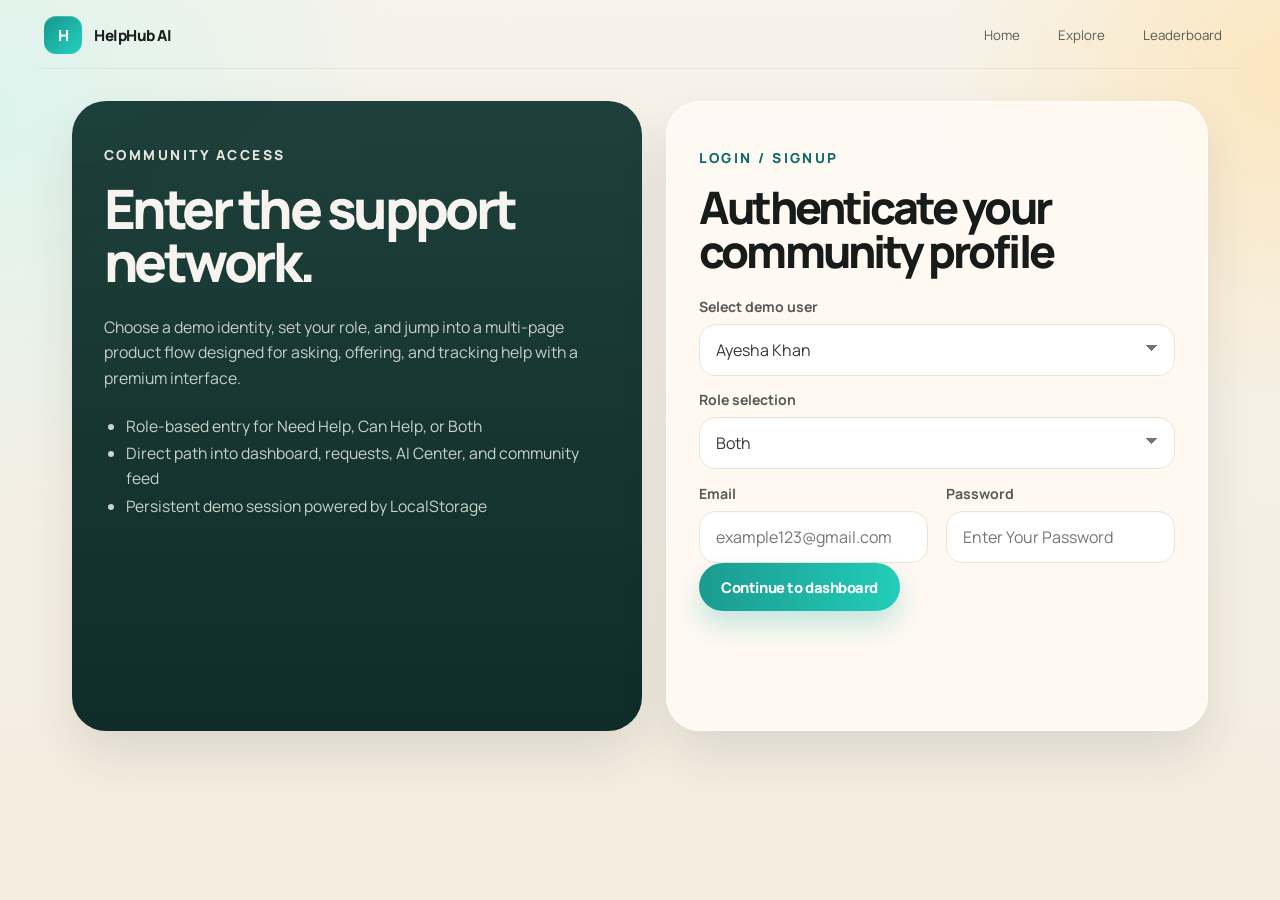
<file: index.html>
<!DOCTYPE html>
<html lang="en">
<head>
  <meta charset="UTF-8">
  <meta name="viewport" content="width=device-width, initial-scale=1.0">
  <title>HelpHub AI | Community Access</title>
  <link rel="stylesheet" href="style.css">
</head>
<body class="auth-page">
  <div class="page-shell">
    <header class="site-header">
      <a class="brand" href="index.html" aria-label="HelpHub AI home">
        <span class="brand-mark">H</span>
        <span class="brand-name">HelpHub AI</span>
      </a>

      <button class="menu-toggle" type="button" aria-label="Toggle navigation" aria-expanded="false">
        <span></span>
        <span></span>
        <span></span>
      </button>

      <nav class="site-nav">
        <a href="home.html">Home</a>
        <a href="explore.html">Explore</a>
        <a href="leaderboard.html">Leaderboard</a>
      </nav>
    </header>

    <main class="hero-grid">
      <section class="info-panel">
        <p class="eyebrow light">Community Access</p>
        <h1>Enter the support network.</h1>
        <p class="lead">
          Choose a demo identity, set your role, and jump into a multi-page product flow
          designed for asking, offering, and tracking help with a premium interface.
        </p>

        <ul class="feature-list">
          <li>Role-based entry for Need Help, Can Help, or Both</li>
          <li>Direct path into dashboard, requests, AI Center, and community feed</li>
          <li>Persistent demo session powered by LocalStorage</li>
        </ul>
      </section>

      <section class="auth-card">
        <p class="eyebrow dark">Login / Signup</p>
        <h2>Authenticate your community profile</h2>

        <form class="auth-form" id="authForm">
          <label class="field">
            <span>Select demo user</span>
            <select id="demoUser" name="demoUser">
              <option value="Ayesha Khan">Ayesha Khan</option>
              <option value="Ali Raza">Ali Raza</option>
              <option value="Maham Noor">Maham Noor</option>
            </select>
          </label>

          <label class="field">
            <span>Role selection</span>
            <select id="role" name="role">
              <option value="Both">Both</option>
              <option value="Need Help">Need Help</option>
              <option value="Can Help">Can Help</option>
            </select>
          </label>

          <div class="split-fields">
            <label class="field">
              <span>Email</span>
              <input id="email" name="email" type="email" placeholder="example123@gmail.com" autocomplete="email">
            </label>

            <label class="field">
              <span>Password</span>
              <input id="password" name="password" type="password" placeholder="Enter Your Password" autocomplete="current-password">
            </label>
          </div>

          <button class="primary-btn" type="submit">Continue to dashboard</button>
        </form>
      </section>
    </main>
  </div>

  <script src="index.js"></script>
</body>
</html>
</file>
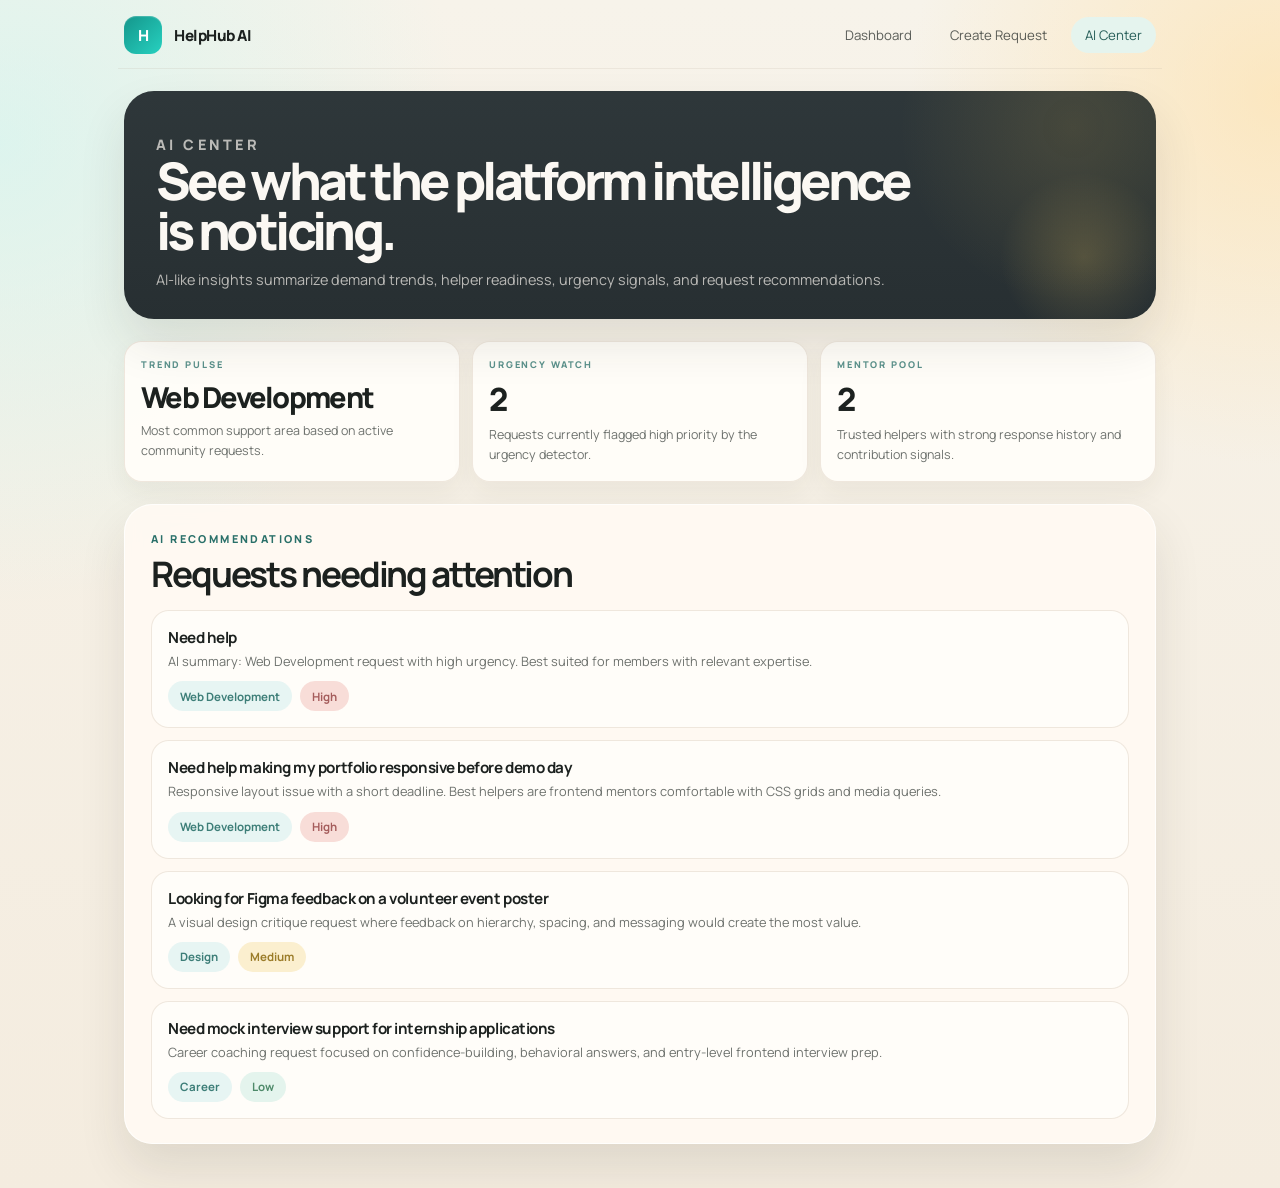
<file: ai-center.html>
<!DOCTYPE html>
<html lang="en">
<head>
  <meta charset="UTF-8">
  <meta name="viewport" content="width=device-width, initial-scale=1.0">
  <title>HelpHub AI | AI Center</title>
  <link rel="stylesheet" href="style.css">
</head>
<body>
  <div class="page-shell">
    <header class="site-header">
      <a class="brand" href="home.html">
        <span class="brand-mark">H</span>
        <span class="brand-name">HelpHub AI</span>
      </a>
      <button class="menu-toggle" type="button" aria-label="Toggle navigation" aria-expanded="false">
        <span></span>
        <span></span>
        <span></span>
      </button>
      <nav class="site-nav">
        <a href="home.html">Dashboard</a>
        <a href="create-request.html">Create Request</a>
        <a href="ai-center.html" class="is-active">AI Center</a>
      </nav>
    </header>

    <main class="app-main">
      <section class="hero-banner">
        <p class="hero-eyebrow">AI Center</p>
        <h1>See what the platform intelligence is noticing.</h1>
        <p>AI-like insights summarize demand trends, helper readiness, urgency signals, and request recommendations.</p>
      </section>

      <section class="metrics-row">
        <article class="stat-card">
          <p class="stat-label">Trend pulse</p>
          <p class="stat-value" style="font-size:1.8rem;">Web Development</p>
          <p class="stat-note">Most common support area based on active community requests.</p>
        </article>
        <article class="stat-card">
          <p class="stat-label">Urgency watch</p>
          <p class="stat-value">2</p>
          <p class="stat-note">Requests currently flagged high priority by the urgency detector.</p>
        </article>
        <article class="stat-card">
          <p class="stat-label">Mentor pool</p>
          <p class="stat-value">2</p>
          <p class="stat-note">Trusted helpers with strong response history and contribution signals.</p>
        </article>
      </section>

      <section class="surface-card section-card">
        <p class="section-eyebrow">AI recommendations</p>
        <h2 class="section-title">Requests needing attention</h2>
        <div class="recommendation-list" style="margin-top: 18px;">
          <article class="recommendation-item">
            <h3>Need help</h3>
            <p>AI summary: Web Development request with high urgency. Best suited for members with relevant expertise.</p>
            <div class="pill-group" style="margin-top: 10px;">
              <span class="badge teal">Web Development</span>
              <span class="badge rose">High</span>
            </div>
          </article>
          <article class="recommendation-item">
            <h3>Need help making my portfolio responsive before demo day</h3>
            <p>Responsive layout issue with a short deadline. Best helpers are frontend mentors comfortable with CSS grids and media queries.</p>
            <div class="pill-group" style="margin-top: 10px;">
              <span class="badge teal">Web Development</span>
              <span class="badge rose">High</span>
            </div>
          </article>
          <article class="recommendation-item">
            <h3>Looking for Figma feedback on a volunteer event poster</h3>
            <p>A visual design critique request where feedback on hierarchy, spacing, and messaging would create the most value.</p>
            <div class="pill-group" style="margin-top: 10px;">
              <span class="badge teal">Design</span>
              <span class="badge amber">Medium</span>
            </div>
          </article>
          <article class="recommendation-item">
            <h3>Need mock interview support for internship applications</h3>
            <p>Career coaching request focused on confidence-building, behavioral answers, and entry-level frontend interview prep.</p>
            <div class="pill-group" style="margin-top: 10px;">
              <span class="badge teal">Career</span>
              <span class="badge green">Low</span>
            </div>
          </article>
        </div>
      </section>
    </main>
  </div>

  <script src="index.js"></script>
</body>
</html>
</file>
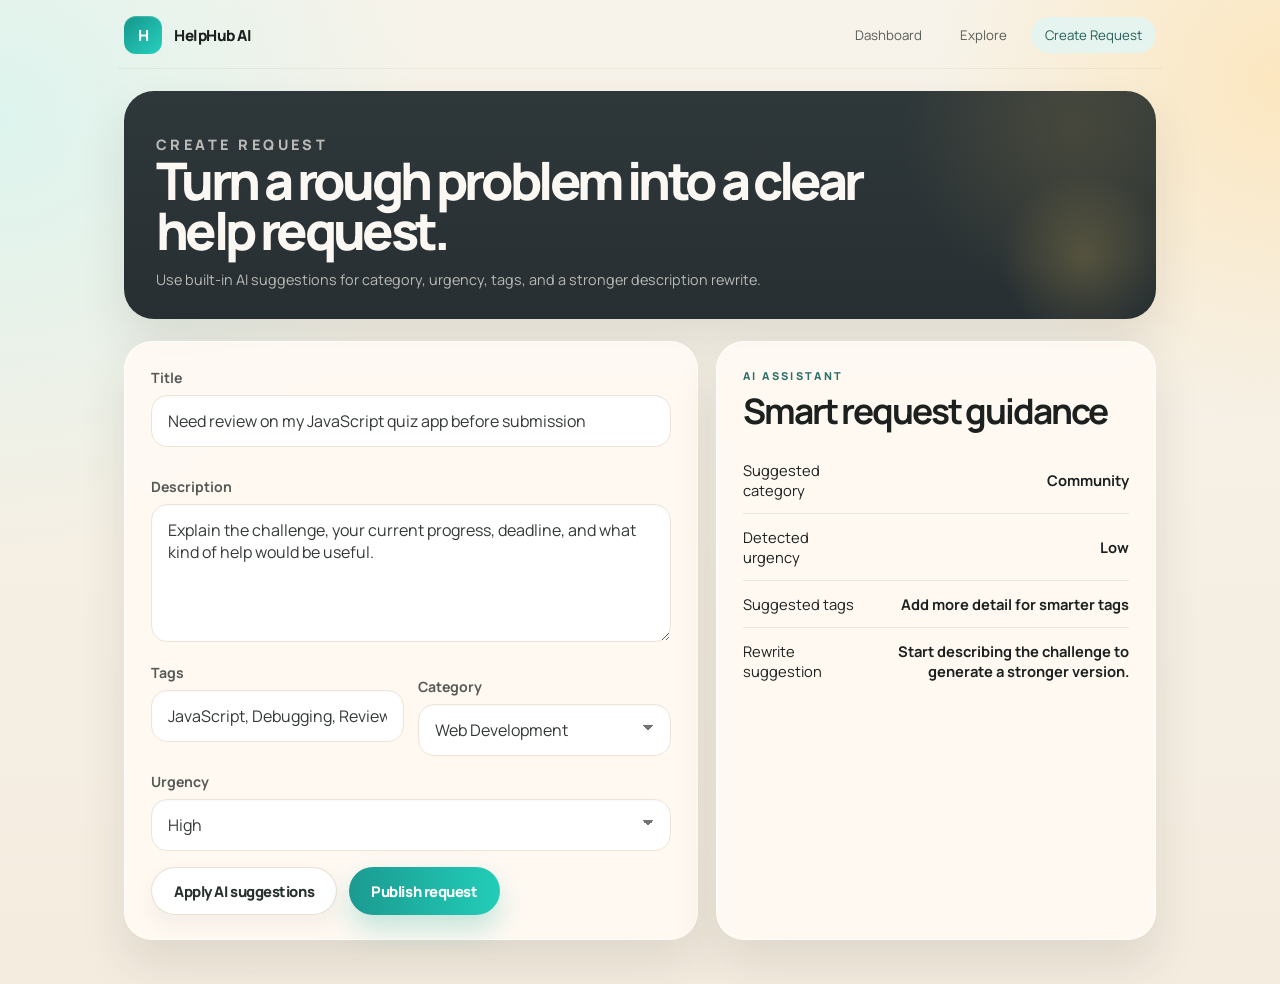
<file: create-request.html>
<!DOCTYPE html>
<html lang="en">
<head>
  <meta charset="UTF-8">
  <meta name="viewport" content="width=device-width, initial-scale=1.0">
  <title>HelpHub AI | Create Request</title>
  <link rel="stylesheet" href="style.css">
</head>
<body>
  <div class="page-shell">
    <header class="site-header">
      <a class="brand" href="home.html">
        <span class="brand-mark">H</span>
        <span class="brand-name">HelpHub AI</span>
      </a>
      <button class="menu-toggle" type="button" aria-label="Toggle navigation" aria-expanded="false">
        <span></span>
        <span></span>
        <span></span>
      </button>
      <nav class="site-nav">
        <a href="home.html">Dashboard</a>
        <a href="explore.html">Explore</a>
        <a href="create-request.html" class="is-active">Create Request</a>
      </nav>
    </header>

    <main class="app-main">
      <section class="hero-banner">
        <p class="hero-eyebrow">Create Request</p>
        <h1>Turn a rough problem into a clear help request.</h1>
        <p>Use built-in AI suggestions for category, urgency, tags, and a stronger description rewrite.</p>
      </section>

      <section class="grid-2">
        <article class="surface-card section-card">
          <form class="stack" data-demo-form>
            <label class="field">
              <span>Title</span>
              <input type="text" value="Need review on my JavaScript quiz app before submission">
            </label>
            <label class="field">
              <span>Description</span>
              <textarea>Explain the challenge, your current progress, deadline, and what kind of help would be useful.</textarea>
            </label>
            <div class="form-grid-2">
              <label class="field">
                <span>Tags</span>
                <input type="text" value="JavaScript, Debugging, Review">
              </label>
              <label class="field">
                <span>Category</span>
                <select>
                  <option>Web Development</option>
                  <option>Design</option>
                  <option>Career</option>
                </select>
              </label>
            </div>
            <label class="field">
              <span>Urgency</span>
              <select>
                <option>High</option>
                <option>Medium</option>
                <option>Low</option>
              </select>
            </label>
            <div class="button-row">
              <button class="secondary-btn" type="button">Apply AI suggestions</button>
              <button class="primary-btn" type="submit">Publish request</button>
            </div>
          </form>
        </article>

        <article class="surface-card section-card">
          <p class="section-eyebrow">AI Assistant</p>
          <h2 class="section-title">Smart request guidance</h2>
          <table class="panel-table" style="margin-top: 18px;">
            <tr>
              <td>Suggested category</td>
              <td>Community</td>
            </tr>
            <tr>
              <td>Detected urgency</td>
              <td>Low</td>
            </tr>
            <tr>
              <td>Suggested tags</td>
              <td>Add more detail for smarter tags</td>
            </tr>
            <tr>
              <td>Rewrite suggestion</td>
              <td>Start describing the challenge to generate a stronger version.</td>
            </tr>
          </table>
        </article>
      </section>
    </main>
  </div>

  <script src="index.js"></script>
</body>
</html>
</file>
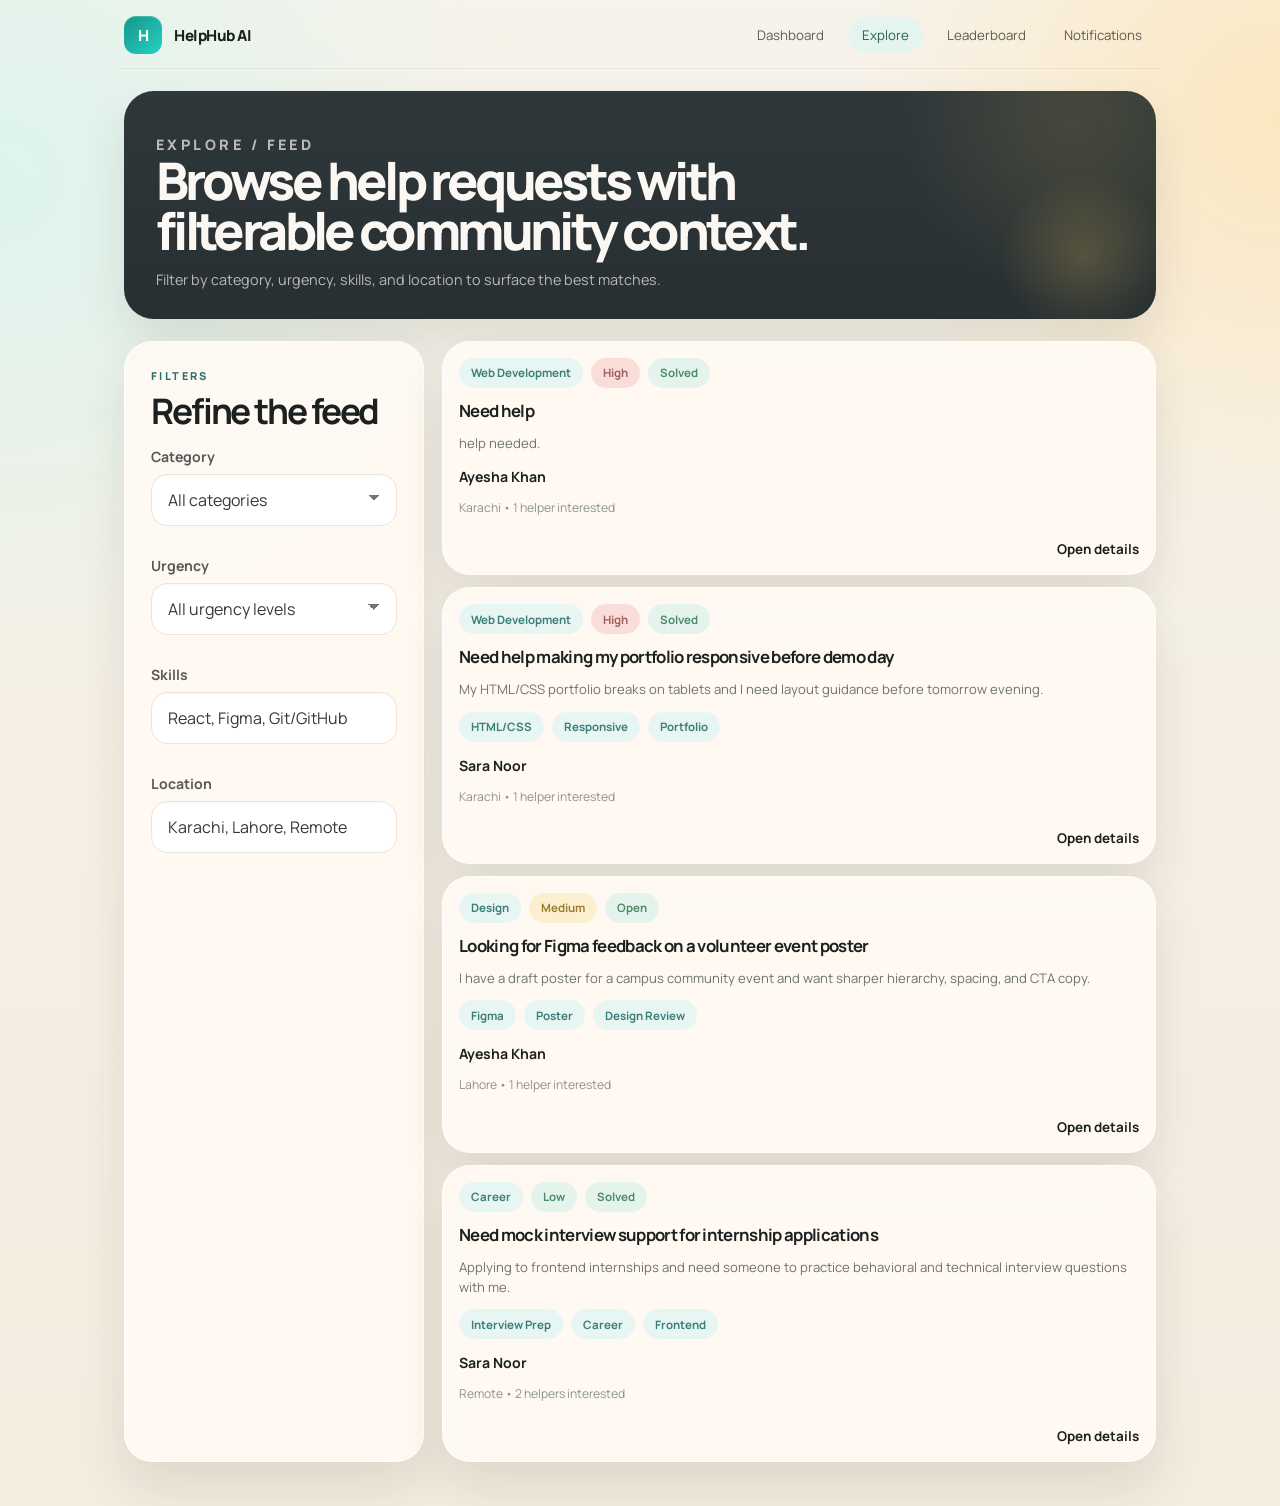
<file: explore.html>
<!DOCTYPE html>
<html lang="en">
<head>
  <meta charset="UTF-8">
  <meta name="viewport" content="width=device-width, initial-scale=1.0">
  <title>HelpHub AI | Explore</title>
  <link rel="stylesheet" href="style.css">
</head>
<body>
  <div class="page-shell">
    <header class="site-header">
      <a class="brand" href="home.html">
        <span class="brand-mark">H</span>
        <span class="brand-name">HelpHub AI</span>
      </a>
      <button class="menu-toggle" type="button" aria-label="Toggle navigation" aria-expanded="false">
        <span></span>
        <span></span>
        <span></span>
      </button>
      <nav class="site-nav">
        <a href="home.html">Dashboard</a>
        <a href="explore.html" class="is-active">Explore</a>
        <a href="leaderboard.html">Leaderboard</a>
        <a href="notifications.html">Notifications</a>
      </nav>
    </header>

    <main class="app-main">
      <section class="hero-banner">
        <p class="hero-eyebrow">Explore / Feed</p>
        <h1>Browse help requests with filterable community context.</h1>
        <p>Filter by category, urgency, skills, and location to surface the best matches.</p>
      </section>

      <section class="explore-grid">
        <aside class="surface-card section-card">
          <p class="section-eyebrow">Filters</p>
          <h2 class="section-title">Refine the feed</h2>
          <form class="stack" style="margin-top: 18px;">
            <label class="field">
              <span>Category</span>
              <select>
                <option>All categories</option>
                <option>Web Development</option>
                <option>Design</option>
                <option>Career</option>
              </select>
            </label>
            <label class="field">
              <span>Urgency</span>
              <select>
                <option>All urgency levels</option>
                <option>High</option>
                <option>Medium</option>
                <option>Low</option>
              </select>
            </label>
            <label class="field">
              <span>Skills</span>
              <input type="text" value="React, Figma, Git/GitHub">
            </label>
            <label class="field">
              <span>Location</span>
              <input type="text" value="Karachi, Lahore, Remote">
            </label>
          </form>
        </aside>

        <div class="feed-list">
          <article class="surface-card request-card">
            <div class="pill-group">
              <span class="badge teal">Web Development</span>
              <span class="badge rose">High</span>
              <span class="badge green">Solved</span>
            </div>
            <h3 class="request-title">Need help</h3>
            <p class="request-copy">help needed.</p>
            <div>
              <strong style="font-size:0.88rem;">Ayesha Khan</strong>
              <p class="meta-line">Karachi • 1 helper interested</p>
            </div>
            <div class="row-between">
              <span></span>
              <a href="request-detail.html" style="font-weight:700; font-size:0.84rem;">Open details</a>
            </div>
          </article>
          <article class="surface-card request-card">
            <div class="pill-group">
              <span class="badge teal">Web Development</span>
              <span class="badge rose">High</span>
              <span class="badge green">Solved</span>
            </div>
            <h3 class="request-title">Need help making my portfolio responsive before demo day</h3>
            <p class="request-copy">My HTML/CSS portfolio breaks on tablets and I need layout guidance before tomorrow evening.</p>
            <div class="pill-group">
              <span class="badge teal">HTML/CSS</span>
              <span class="badge teal">Responsive</span>
              <span class="badge teal">Portfolio</span>
            </div>
            <div>
              <strong style="font-size:0.88rem;">Sara Noor</strong>
              <p class="meta-line">Karachi • 1 helper interested</p>
            </div>
            <div class="row-between">
              <span></span>
              <a href="request-detail.html" style="font-weight:700; font-size:0.84rem;">Open details</a>
            </div>
          </article>
          <article class="surface-card request-card">
            <div class="pill-group">
              <span class="badge teal">Design</span>
              <span class="badge amber">Medium</span>
              <span class="badge green">Open</span>
            </div>
            <h3 class="request-title">Looking for Figma feedback on a volunteer event poster</h3>
            <p class="request-copy">I have a draft poster for a campus community event and want sharper hierarchy, spacing, and CTA copy.</p>
            <div class="pill-group">
              <span class="badge teal">Figma</span>
              <span class="badge teal">Poster</span>
              <span class="badge teal">Design Review</span>
            </div>
            <div>
              <strong style="font-size:0.88rem;">Ayesha Khan</strong>
              <p class="meta-line">Lahore • 1 helper interested</p>
            </div>
            <div class="row-between">
              <span></span>
              <a href="request-detail.html" style="font-weight:700; font-size:0.84rem;">Open details</a>
            </div>
          </article>
          <article class="surface-card request-card">
            <div class="pill-group">
              <span class="badge teal">Career</span>
              <span class="badge green">Low</span>
              <span class="badge green">Solved</span>
            </div>
            <h3 class="request-title">Need mock interview support for internship applications</h3>
            <p class="request-copy">Applying to frontend internships and need someone to practice behavioral and technical interview questions with me.</p>
            <div class="pill-group">
              <span class="badge teal">Interview Prep</span>
              <span class="badge teal">Career</span>
              <span class="badge teal">Frontend</span>
            </div>
            <div>
              <strong style="font-size:0.88rem;">Sara Noor</strong>
              <p class="meta-line">Remote • 2 helpers interested</p>
            </div>
            <div class="row-between">
              <span></span>
              <a href="request-detail.html" style="font-weight:700; font-size:0.84rem;">Open details</a>
            </div>
          </article>
        </div>
      </section>
    </main>
  </div>

  <script src="index.js"></script>
</body>
</html>
</file>
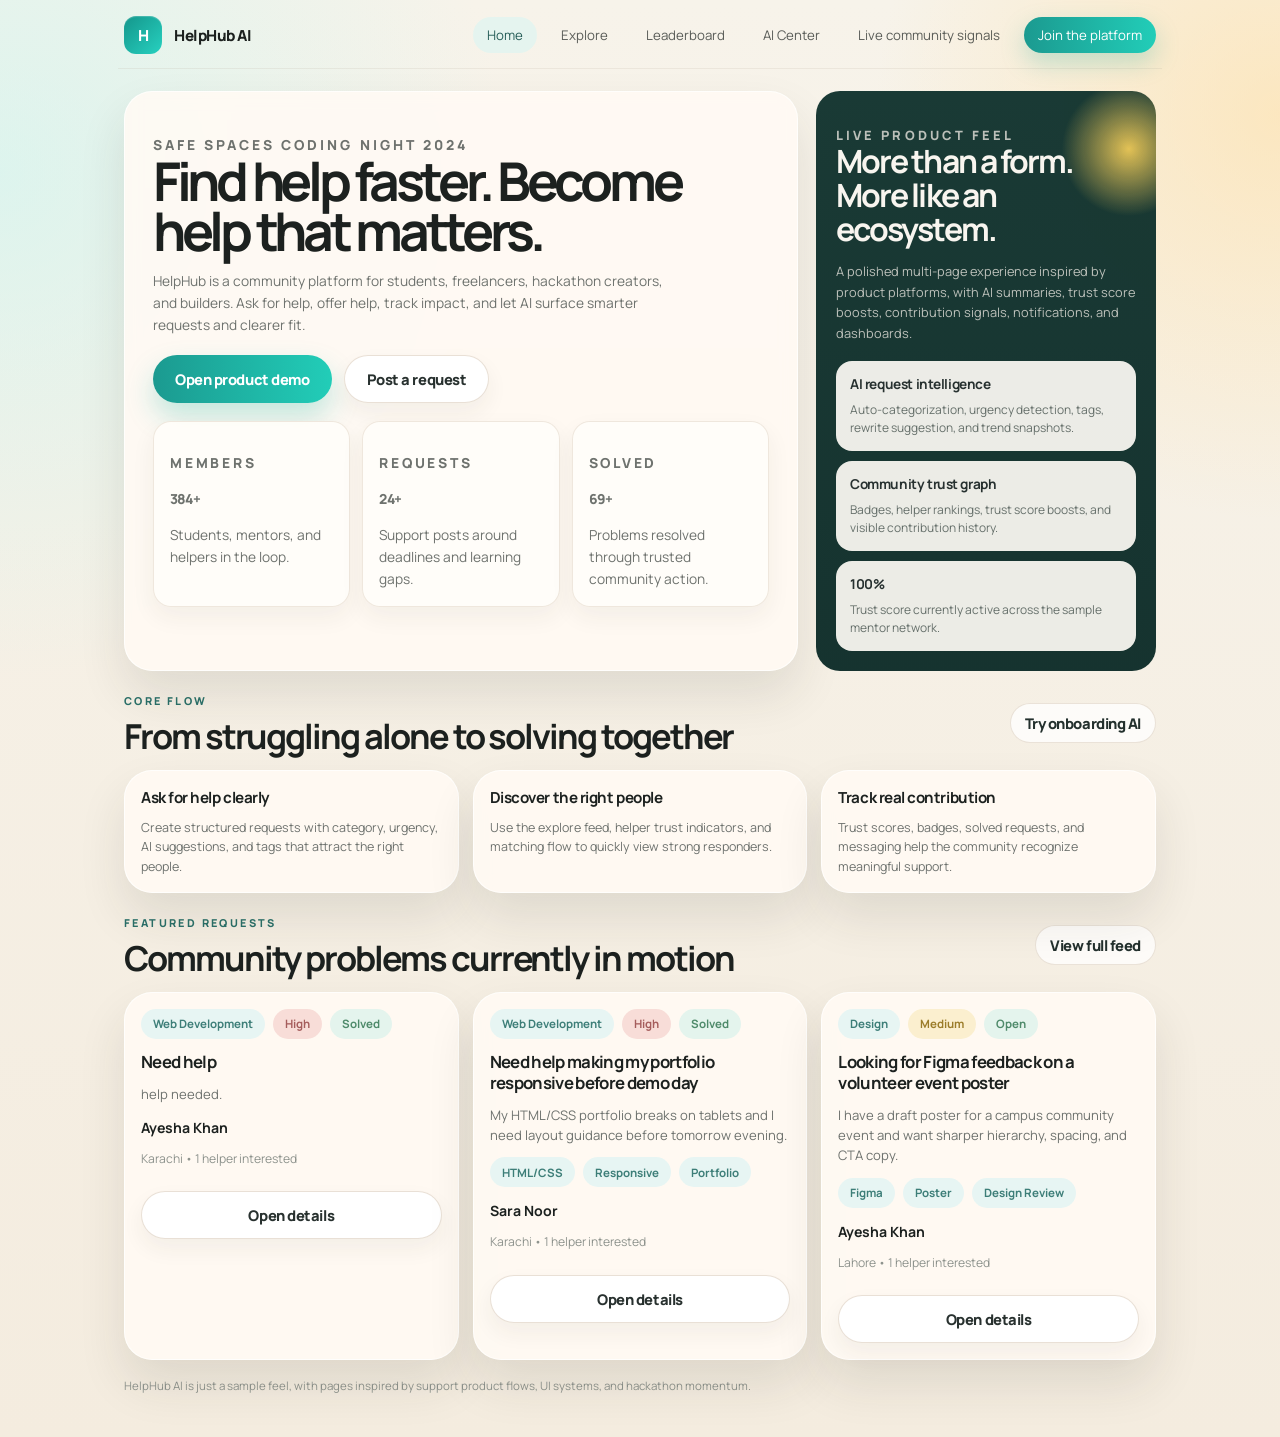
<file: home.html>
<!DOCTYPE html>
<html lang="en">
<head>
  <meta charset="UTF-8">
  <meta name="viewport" content="width=device-width, initial-scale=1.0">
  <title>HelpHub AI | Dashboard</title>
  <link rel="stylesheet" href="style.css">
</head>
<body>
  <div class="page-shell">
    <header class="site-header">
      <a class="brand" href="home.html" aria-label="HelpHub AI dashboard">
        <span class="brand-mark">H</span>
        <span class="brand-name">HelpHub AI</span>
      </a>
      <button class="menu-toggle" type="button" aria-label="Toggle navigation" aria-expanded="false">
        <span></span>
        <span></span>
        <span></span>
      </button>
      <nav class="site-nav">
        <a href="home.html" class="is-active">Home</a>
        <a href="explore.html">Explore</a>
        <a href="leaderboard.html">Leaderboard</a>
        <a href="ai-center.html">AI Center</a>
        <a href="messages.html">Live community signals</a>
        <a href="index.html" class="cta-link">Join the platform</a>
      </nav>
    </header>

    <main class="app-main">
      <section class="hero-split">
        <article class="surface-card hero-copy-card">
          <p class="section-eyebrow">Safe spaces coding night 2024</p>
          <h1>Find help faster. Become help that matters.</h1>
          <p>
            HelpHub is a community platform for students, freelancers, hackathon
            creators, and builders. Ask for help, offer help, track impact, and let
            AI surface smarter requests and clearer fit.
          </p>
          <div class="button-row" style="margin-top: 18px;">
            <a class="primary-btn" href="index.html">Open product demo</a>
            <a class="secondary-btn" href="create-request.html">Post a request</a>
          </div>

          <div class="metrics-row" style="margin-top: 18px;">
            <article class="stat-card">
              <p class="stat-label">Members</p>
              <p class="stat-value">384+</p>
              <p class="stat-note">Students, mentors, and helpers in the loop.</p>
            </article>
            <article class="stat-card">
              <p class="stat-label">Requests</p>
              <p class="stat-value">24+</p>
              <p class="stat-note">Support posts around deadlines and learning gaps.</p>
            </article>
            <article class="stat-card">
              <p class="stat-label">Solved</p>
              <p class="stat-value">69+</p>
              <p class="stat-note">Problems resolved through trusted community action.</p>
            </article>
          </div>
        </article>

        <aside class="highlight-panel">
          <p class="hero-eyebrow">Live product feel</p>
          <h2>More than a form. More like an ecosystem.</h2>
          <p>
            A polished multi-page experience inspired by product platforms, with AI summaries,
            trust score boosts, contribution signals, notifications, and dashboards.
          </p>
          <div class="highlight-stack">
            <article class="dark-info-card">
              <h3>AI request intelligence</h3>
              <p>Auto-categorization, urgency detection, tags, rewrite suggestion, and trend snapshots.</p>
            </article>
            <article class="dark-info-card">
              <h3>Community trust graph</h3>
              <p>Badges, helper rankings, trust score boosts, and visible contribution history.</p>
            </article>
            <article class="dark-info-card">
              <h3>100%</h3>
              <p>Trust score currently active across the sample mentor network.</p>
            </article>
          </div>
        </aside>
      </section>

      <section class="stack">
        <div class="row-between">
          <div>
            <p class="section-eyebrow">Core flow</p>
            <h2 class="section-title" style="font-size:2.15rem;">From struggling alone to solving together</h2>
          </div>
          <a class="ghost-btn" href="ai-center.html">Try onboarding AI</a>
        </div>
        <div class="core-grid">
          <article class="surface-card tile">
            <h3>Ask for help clearly</h3>
            <p>Create structured requests with category, urgency, AI suggestions, and tags that attract the right people.</p>
          </article>
          <article class="surface-card tile">
            <h3>Discover the right people</h3>
            <p>Use the explore feed, helper trust indicators, and matching flow to quickly view strong responders.</p>
          </article>
          <article class="surface-card tile">
            <h3>Track real contribution</h3>
            <p>Trust scores, badges, solved requests, and messaging help the community recognize meaningful support.</p>
          </article>
        </div>
      </section>

      <section class="stack">
        <div class="row-between">
          <div>
            <p class="section-eyebrow">Featured requests</p>
            <h2 class="section-title" style="font-size:2.15rem;">Community problems currently in motion</h2>
          </div>
          <a class="ghost-btn" href="explore.html">View full feed</a>
        </div>
        <div class="featured-grid">
          <article class="surface-card request-card">
            <div class="pill-group">
              <span class="badge teal">Web Development</span>
              <span class="badge rose">High</span>
              <span class="badge green">Solved</span>
            </div>
            <h3 class="request-title">Need help</h3>
            <p class="request-copy">help needed.</p>
            <div>
              <strong style="font-size:0.88rem;">Ayesha Khan</strong>
              <p class="meta-line">Karachi • 1 helper interested</p>
            </div>
            <a class="secondary-btn" href="request-detail.html">Open details</a>
          </article>
          <article class="surface-card request-card">
            <div class="pill-group">
              <span class="badge teal">Web Development</span>
              <span class="badge rose">High</span>
              <span class="badge green">Solved</span>
            </div>
            <h3 class="request-title">Need help making my portfolio responsive before demo day</h3>
            <p class="request-copy">My HTML/CSS portfolio breaks on tablets and I need layout guidance before tomorrow evening.</p>
            <div class="pill-group">
              <span class="badge teal">HTML/CSS</span>
              <span class="badge teal">Responsive</span>
              <span class="badge teal">Portfolio</span>
            </div>
            <div>
              <strong style="font-size:0.88rem;">Sara Noor</strong>
              <p class="meta-line">Karachi • 1 helper interested</p>
            </div>
            <a class="secondary-btn" href="request-detail.html">Open details</a>
          </article>
          <article class="surface-card request-card">
            <div class="pill-group">
              <span class="badge teal">Design</span>
              <span class="badge amber">Medium</span>
              <span class="badge green">Open</span>
            </div>
            <h3 class="request-title">Looking for Figma feedback on a volunteer event poster</h3>
            <p class="request-copy">I have a draft poster for a campus community event and want sharper hierarchy, spacing, and CTA copy.</p>
            <div class="pill-group">
              <span class="badge teal">Figma</span>
              <span class="badge teal">Poster</span>
              <span class="badge teal">Design Review</span>
            </div>
            <div>
              <strong style="font-size:0.88rem;">Ayesha Khan</strong>
              <p class="meta-line">Lahore • 1 helper interested</p>
            </div>
            <a class="secondary-btn" href="request-detail.html">Open details</a>
          </article>
        </div>
        <p class="footer-note">HelpHub AI is just a sample feel, with pages inspired by support product flows, UI systems, and hackathon momentum.</p>
      </section>
    </main>
  </div>

  <script src="index.js"></script>
</body>
</html>
</file>
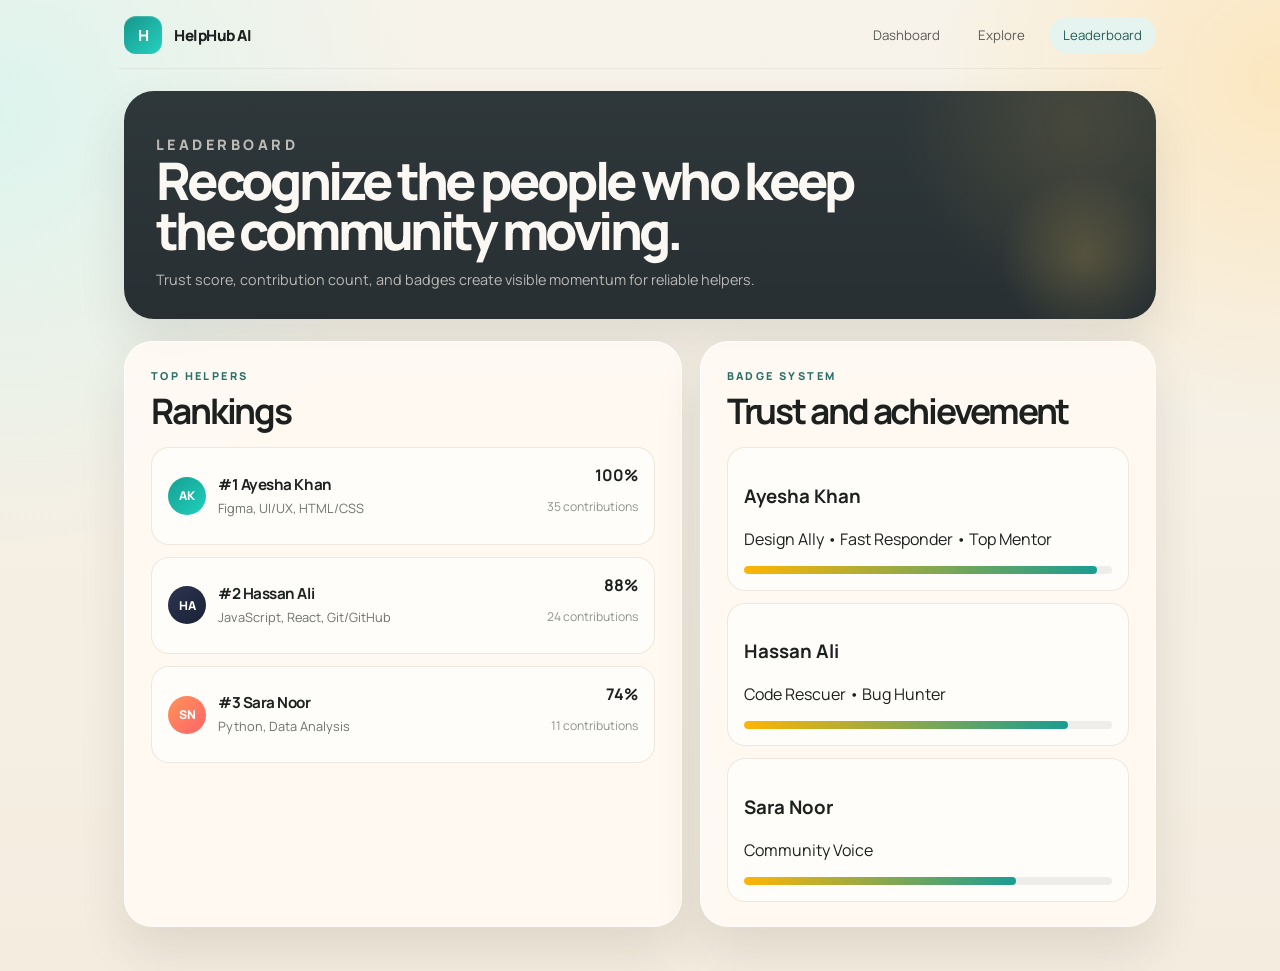
<file: leaderboard.html>
<!DOCTYPE html>
<html lang="en">
<head>
  <meta charset="UTF-8">
  <meta name="viewport" content="width=device-width, initial-scale=1.0">
  <title>HelpHub AI | Leaderboard</title>
  <link rel="stylesheet" href="style.css">
</head>
<body>
  <div class="page-shell">
    <header class="site-header">
      <a class="brand" href="home.html">
        <span class="brand-mark">H</span>
        <span class="brand-name">HelpHub AI</span>
      </a>
      <button class="menu-toggle" type="button" aria-label="Toggle navigation" aria-expanded="false">
        <span></span>
        <span></span>
        <span></span>
      </button>
      <nav class="site-nav">
        <a href="home.html">Dashboard</a>
        <a href="explore.html">Explore</a>
        <a href="leaderboard.html" class="is-active">Leaderboard</a>
      </nav>
    </header>

    <main class="app-main">
      <section class="hero-banner">
        <p class="hero-eyebrow">Leaderboard</p>
        <h1>Recognize the people who keep the community moving.</h1>
        <p>Trust score, contribution count, and badges create visible momentum for reliable helpers.</p>
      </section>

      <section class="stacked-layout">
        <article class="surface-card section-card">
          <p class="section-eyebrow">Top helpers</p>
          <h2 class="section-title">Rankings</h2>
          <div class="rank-list" style="margin-top: 18px;">
            <article class="rank-item">
              <div class="identity">
                <div class="avatar teal">AK</div>
                <div>
                  <h3>#1 Ayesha Khan</h3>
                  <p>Figma, UI/UX, HTML/CSS</p>
                </div>
              </div>
              <div class="text-right">
                <strong>100%</strong>
                <p class="meta-line">35 contributions</p>
              </div>
            </article>
            <article class="rank-item">
              <div class="identity">
                <div class="avatar navy">HA</div>
                <div>
                  <h3>#2 Hassan Ali</h3>
                  <p>JavaScript, React, Git/GitHub</p>
                </div>
              </div>
              <div class="text-right">
                <strong>88%</strong>
                <p class="meta-line">24 contributions</p>
              </div>
            </article>
            <article class="rank-item">
              <div class="identity">
                <div class="avatar coral">SN</div>
                <div>
                  <h3>#3 Sara Noor</h3>
                  <p>Python, Data Analysis</p>
                </div>
              </div>
              <div class="text-right">
                <strong>74%</strong>
                <p class="meta-line">11 contributions</p>
              </div>
            </article>
          </div>
        </article>

        <article class="surface-card section-card">
          <p class="section-eyebrow">Badge system</p>
          <h2 class="section-title">Trust and achievement</h2>
          <div class="badge-list" style="margin-top: 18px;">
            <article class="badge-item">
              <h3>Ayesha Khan</h3>
              <p>Design Ally • Fast Responder • Top Mentor</p>
              <div class="progress" style="margin-top: 14px;"><span style="width: 96%;"></span></div>
            </article>
            <article class="badge-item">
              <h3>Hassan Ali</h3>
              <p>Code Rescuer • Bug Hunter</p>
              <div class="progress" style="margin-top: 14px;"><span style="width: 88%;"></span></div>
            </article>
            <article class="badge-item">
              <h3>Sara Noor</h3>
              <p>Community Voice</p>
              <div class="progress" style="margin-top: 14px;"><span style="width: 74%;"></span></div>
            </article>
          </div>
        </article>
      </section>
    </main>
  </div>

  <script src="index.js"></script>
</body>
</html>
</file>
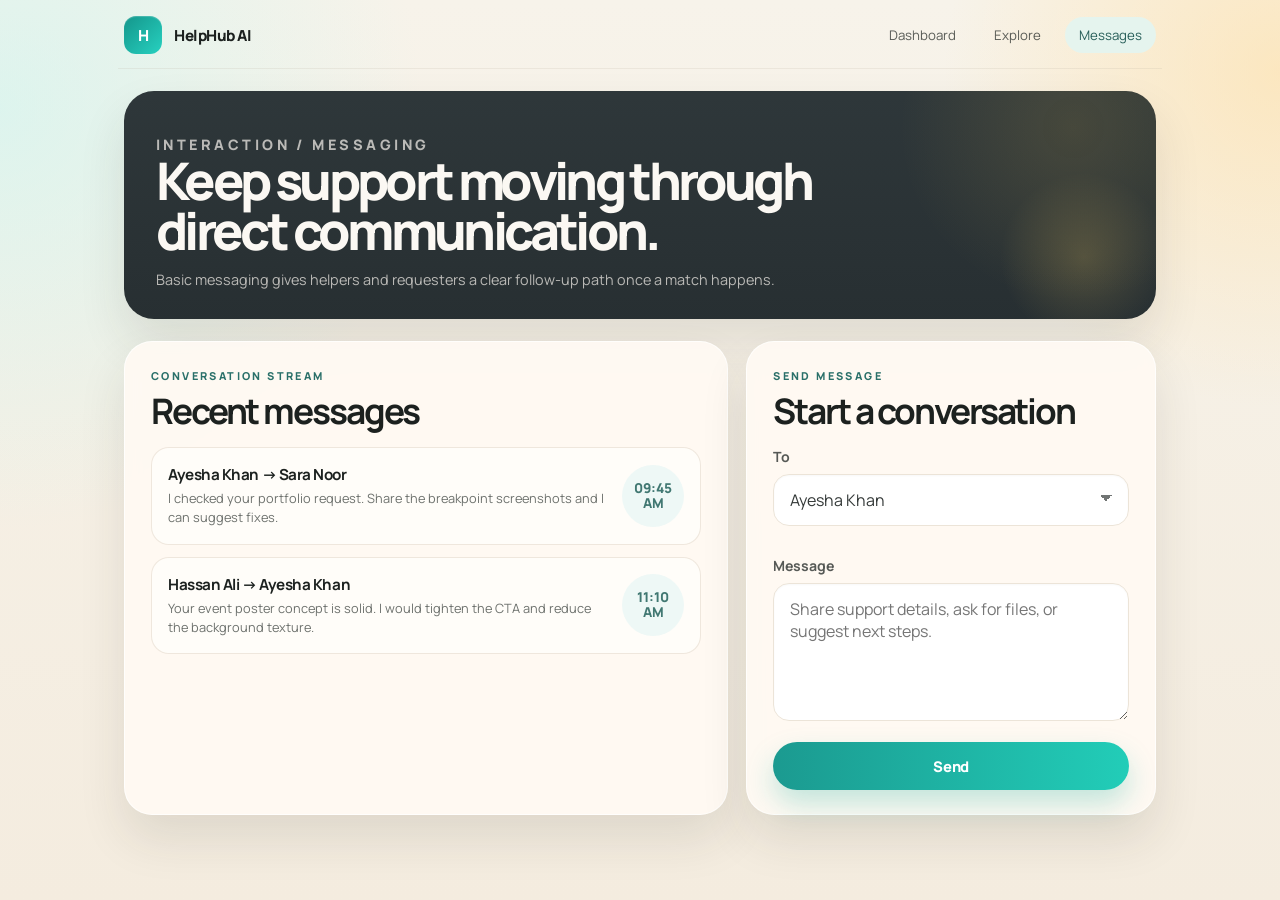
<file: messages.html>
<!DOCTYPE html>
<html lang="en">
<head>
  <meta charset="UTF-8">
  <meta name="viewport" content="width=device-width, initial-scale=1.0">
  <title>HelpHub AI | Messages</title>
  <link rel="stylesheet" href="style.css">
</head>
<body>
  <div class="page-shell">
    <header class="site-header">
      <a class="brand" href="home.html">
        <span class="brand-mark">H</span>
        <span class="brand-name">HelpHub AI</span>
      </a>
      <button class="menu-toggle" type="button" aria-label="Toggle navigation" aria-expanded="false">
        <span></span>
        <span></span>
        <span></span>
      </button>
      <nav class="site-nav">
        <a href="home.html">Dashboard</a>
        <a href="explore.html">Explore</a>
        <a href="messages.html" class="is-active">Messages</a>
      </nav>
    </header>

    <main class="app-main">
      <section class="hero-banner">
        <p class="hero-eyebrow">Interaction / Messaging</p>
        <h1>Keep support moving through direct communication.</h1>
        <p>Basic messaging gives helpers and requesters a clear follow-up path once a match happens.</p>
      </section>

      <section class="split-layout">
        <article class="surface-card section-card">
          <p class="section-eyebrow">Conversation stream</p>
          <h2 class="section-title">Recent messages</h2>
          <div class="message-list" style="margin-top: 18px;">
            <article class="message-item row-between">
              <div>
                <h3>Ayesha Khan → Sara Noor</h3>
                <p>I checked your portfolio request. Share the breakpoint screenshots and I can suggest fixes.</p>
              </div>
              <div class="time-pill">09:45<br>AM</div>
            </article>
            <article class="message-item row-between">
              <div>
                <h3>Hassan Ali → Ayesha Khan</h3>
                <p>Your event poster concept is solid. I would tighten the CTA and reduce the background texture.</p>
              </div>
              <div class="time-pill">11:10<br>AM</div>
            </article>
          </div>
        </article>

        <article class="surface-card section-card">
          <p class="section-eyebrow">Send message</p>
          <h2 class="section-title">Start a conversation</h2>
          <form class="stack" style="margin-top: 18px;" data-demo-form>
            <label class="field">
              <span>To</span>
              <select>
                <option>Ayesha Khan</option>
                <option>Sara Noor</option>
                <option>Hassan Ali</option>
              </select>
            </label>
            <label class="field">
              <span>Message</span>
              <textarea placeholder="Share support details, ask for files, or suggest next steps."></textarea>
            </label>
            <button class="primary-btn" type="submit">Send</button>
          </form>
        </article>
      </section>
    </main>
  </div>

  <script src="index.js"></script>
</body>
</html>
</file>
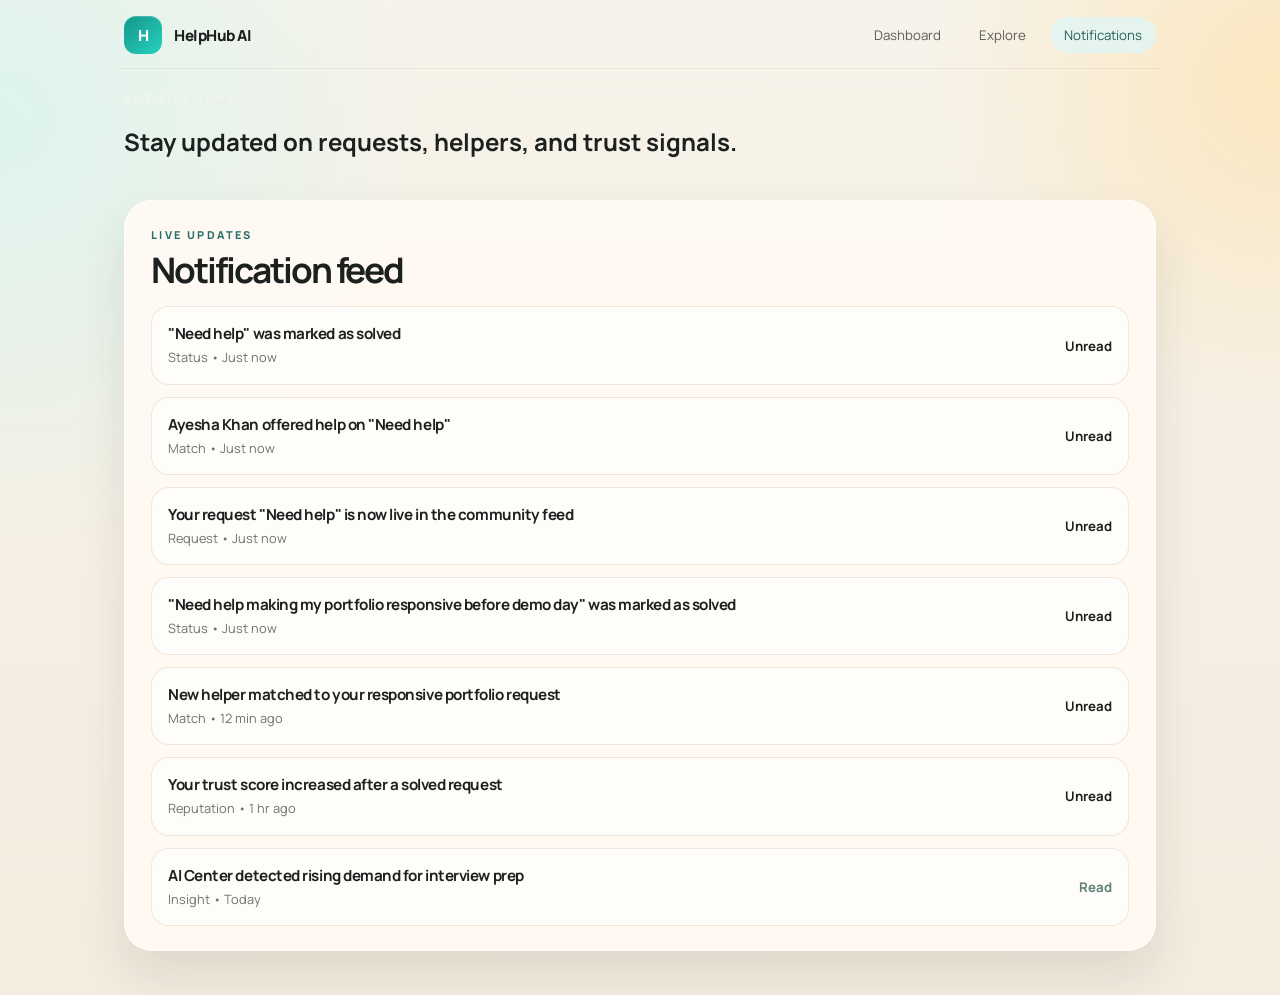
<file: notifications (2).html>
<!DOCTYPE html>
<html lang="en">
<head>
  <meta charset="UTF-8">
  <meta name="viewport" content="width=device-width, initial-scale=1.0">
  <title>HelpHub AI | Notifications</title>
  <link rel="stylesheet" href="style.css">
</head>
<body>
  <div class="page-shell">
    <header class="site-header">
      <a class="brand" href="home.html">
        <span class="brand-mark">H</span>
        <span class="brand-name">HelpHub AI</span>
      </a>
      <button class="menu-toggle" type="button" aria-label="Toggle navigation" aria-expanded="false">
        <span></span>
        <span></span>
      </button>
      <nav class="site-nav">
        <a href="home.html">Dashboard</a>
        <a href="explore.html">Explore</a>
        <a href="notifications.html" class="is-active">Notifications</a>
      </nav>
    </header>

    <main class="app-main">
      <section class="h
        <span></span>ero-banner">
        <p class="hero-eyebrow">Notifications</p>
        <h1>Stay updated on requests, helpers, and trust signals.</h1>
      </section>

      <section class="surface-card section-card">
        <p class="section-eyebrow">Live updates</p>
        <h2 class="section-title">Notification feed</h2>
        <div class="notification-list" style="margin-top: 18px;">
          <article class="feed-item row-between">
            <div>
              <h3>"Need help" was marked as solved</h3>
              <p>Status • Just now</p>
            </div>
            <strong style="font-size:0.83rem;">Unread</strong>
          </article>
          <article class="feed-item row-between">
            <div>
              <h3>Ayesha Khan offered help on "Need help"</h3>
              <p>Match • Just now</p>
            </div>
            <strong style="font-size:0.83rem;">Unread</strong>
          </article>
          <article class="feed-item row-between">
            <div>
              <h3>Your request "Need help" is now live in the community feed</h3>
              <p>Request • Just now</p>
            </div>
            <strong style="font-size:0.83rem;">Unread</strong>
          </article>
          <article class="feed-item row-between">
            <div>
              <h3>"Need help making my portfolio responsive before demo day" was marked as solved</h3>
              <p>Status • Just now</p>
            </div>
            <strong style="font-size:0.83rem;">Unread</strong>
          </article>
          <article class="feed-item row-between">
            <div>
              <h3>New helper matched to your responsive portfolio request</h3>
              <p>Match • 12 min ago</p>
            </div>
            <strong style="font-size:0.83rem;">Unread</strong>
          </article>
          <article class="feed-item row-between">
            <div>
              <h3>Your trust score increased after a solved request</h3>
              <p>Reputation • 1 hr ago</p>
            </div>
            <strong style="font-size:0.83rem;">Unread</strong>
          </article>
          <article class="feed-item row-between">
            <div>
              <h3>AI Center detected rising demand for interview prep</h3>
              <p>Insight • Today</p>
            </div>
            <strong style="font-size:0.83rem; color:#5f7f78;">Read</strong>
          </article>
        </div>
      </section>
    </main>
  </div>

  <script src="index.js"></script>
</body>
</html>
</file>
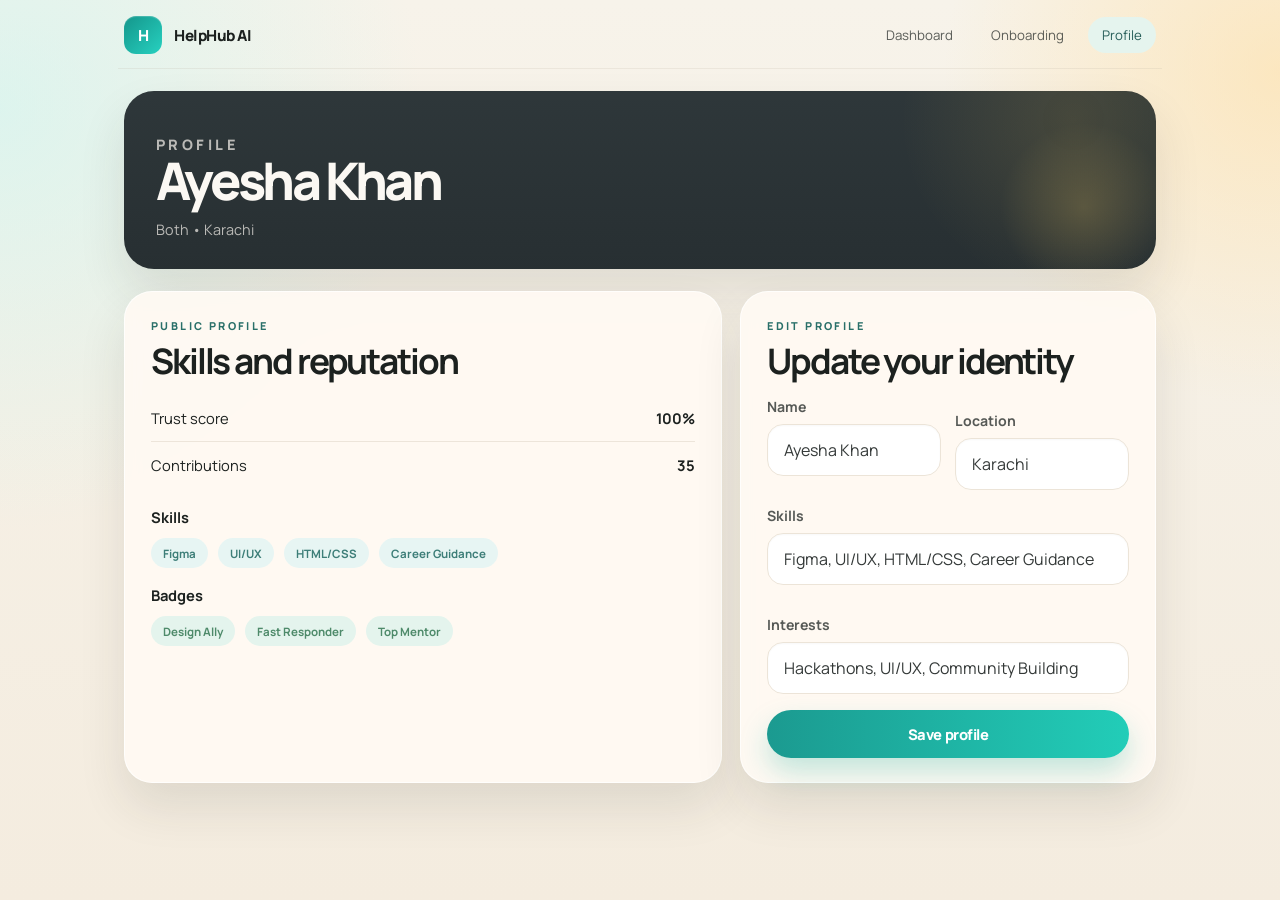
<file: profile.html>
<!DOCTYPE html>
<html lang="en">
<head>
  <meta charset="UTF-8">
  <meta name="viewport" content="width=device-width, initial-scale=1.0">
  <title>HelpHub AI | Profile</title>
  <link rel="stylesheet" href="style.css">
</head>
<body>
  <div class="page-shell">
    <header class="site-header">
      <a class="brand" href="home.html">
        <span class="brand-mark">H</span>
        <span class="brand-name">HelpHub AI</span>
      </a>
      <button class="menu-toggle" type="button" aria-label="Toggle navigation" aria-expanded="false">
        <span></span>
        <span></span>
        <span></span>
      </button>
      <nav class="site-nav">
        <a href="home.html">Dashboard</a>
        <a href="create-request.html">Onboarding</a>
        <a href="profile.html" class="is-active">Profile</a>
      </nav>
    </header>

    <main class="app-main">
      <section class="hero-banner">
        <p class="hero-eyebrow">Profile</p>
        <h1>Ayesha Khan</h1>
        <p>Both • Karachi</p>
      </section>

      <section class="profile-grid">
        <article class="surface-card section-card">
          <p class="section-eyebrow">Public profile</p>
          <h2 class="section-title">Skills and reputation</h2>
          <table class="profile-stats" style="margin-top: 16px;">
            <tr>
              <td>Trust score</td>
              <td>100%</td>
            </tr>
            <tr>
              <td>Contributions</td>
              <td>35</td>
            </tr>
          </table>

          <div class="stack" style="margin-top: 18px;">
            <div>
              <strong style="font-size:0.92rem;">Skills</strong>
              <div class="badge-row" style="margin-top: 10px;">
                <span class="badge teal">Figma</span>
                <span class="badge teal">UI/UX</span>
                <span class="badge teal">HTML/CSS</span>
                <span class="badge teal">Career Guidance</span>
              </div>
            </div>
            <div>
              <strong style="font-size:0.92rem;">Badges</strong>
              <div class="badge-row" style="margin-top: 10px;">
                <span class="badge green">Design Ally</span>
                <span class="badge green">Fast Responder</span>
                <span class="badge green">Top Mentor</span>
              </div>
            </div>
          </div>
        </article>

        <article class="surface-card section-card">
          <p class="section-eyebrow">Edit profile</p>
          <h2 class="section-title">Update your identity</h2>
          <form class="stack" style="margin-top: 18px;" data-demo-form>
            <div class="form-grid-2">
              <label class="field">
                <span>Name</span>
                <input type="text" value="Ayesha Khan">
              </label>
              <label class="field">
                <span>Location</span>
                <input type="text" value="Karachi">
              </label>
            </div>
            <label class="field">
              <span>Skills</span>
              <input type="text" value="Figma, UI/UX, HTML/CSS, Career Guidance">
            </label>
            <label class="field">
              <span>Interests</span>
              <input type="text" value="Hackathons, UI/UX, Community Building">
            </label>
            <button class="primary-btn" type="submit">Save profile</button>
          </form>
        </article>
      </section>
    </main>
  </div>

  <script src="index.js"></script>
</body>
</html>
</file>
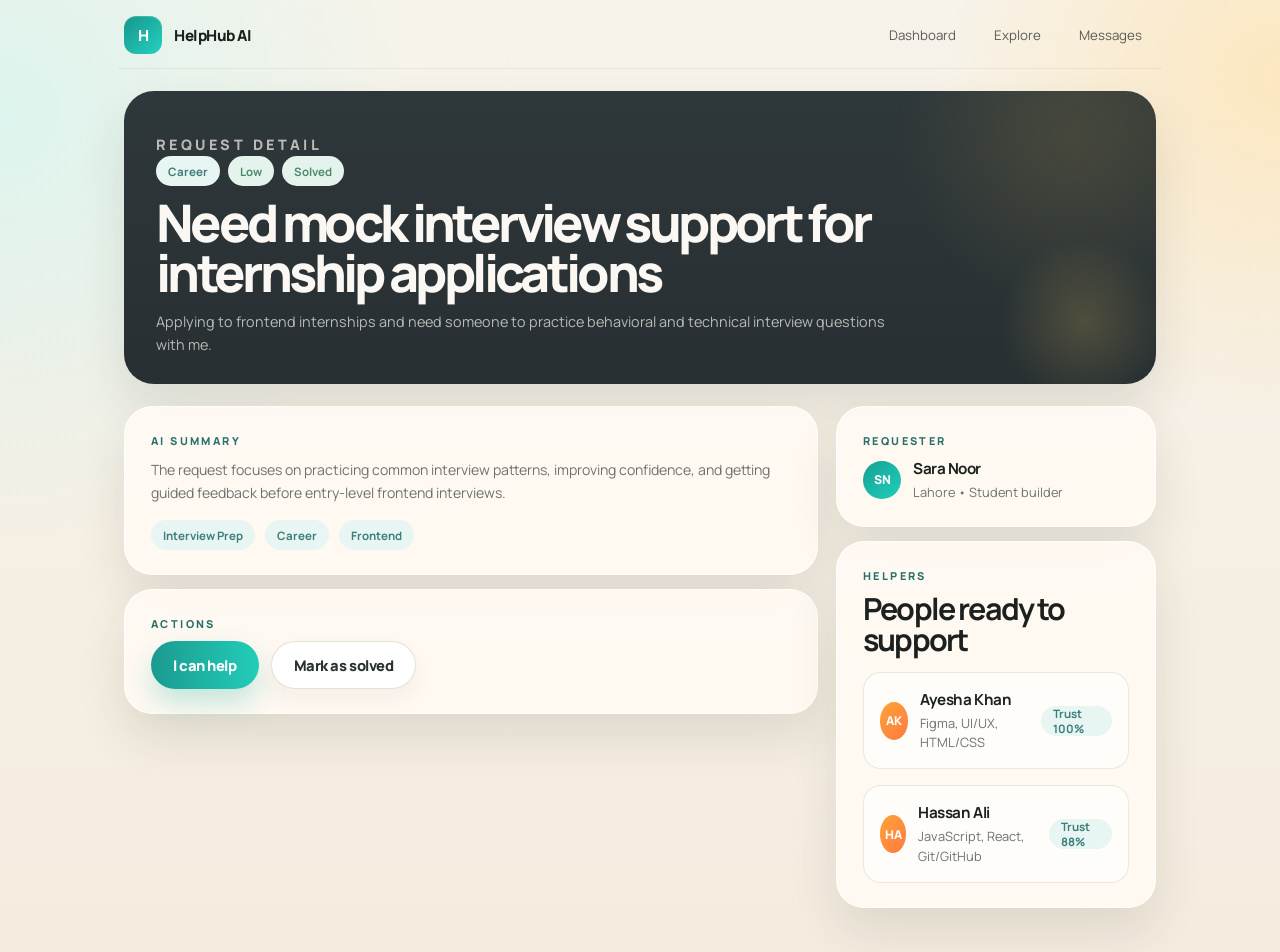
<file: request-detail.html>
<!DOCTYPE html>
<html lang="en">
<head>
  <meta charset="UTF-8">
  <meta name="viewport" content="width=device-width, initial-scale=1.0">
  <title>HelpHub AI | Request Detail</title>
  <link rel="stylesheet" href="style.css">
</head>
<body>
  <div class="page-shell">
    <header class="site-header">
      <a class="brand" href="home.html">
        <span class="brand-mark">H</span>
        <span class="brand-name">HelpHub AI</span>
      </a>
      <button class="menu-toggle" type="button" aria-label="Toggle navigation" aria-expanded="false">
        <span></span>
        <span></span>
        <span></span>
      </button>
      <nav class="site-nav">
        <a href="home.html">Dashboard</a>
        <a href="explore.html">Explore</a>
        <a href="messages.html">Messages</a>
      </nav>
    </header>

    <main class="app-main">
      <section class="hero-banner">
        <p class="hero-eyebrow">Request Detail</p>
        <div class="pill-group" style="margin-bottom: 12px;">
          <span class="badge teal">Career</span>
          <span class="badge green">Low</span>
          <span class="badge green">Solved</span>
        </div>
        <h1>Need mock interview support for internship applications</h1>
        <p>Applying to frontend internships and need someone to practice behavioral and technical interview questions with me.</p>
      </section>

      <section class="request-detail-grid">
        <div class="sidebar-stack">
          <article class="surface-card section-card">
            <p class="section-eyebrow">AI Summary</p>
            <p class="section-intro">
              The request focuses on practicing common interview patterns, improving confidence, and getting
              guided feedback before entry-level frontend interviews.
            </p>
            <div class="badge-row" style="margin-top: 16px;">
              <span class="badge teal">Interview Prep</span>
              <span class="badge teal">Career</span>
              <span class="badge teal">Frontend</span>
            </div>
          </article>

          <article class="surface-card section-card">
            <p class="section-eyebrow">Actions</p>
            <div class="button-row">
              <button class="primary-btn" type="button">I can help</button>
              <button class="secondary-btn" type="button">Mark as solved</button>
            </div>
          </article>
        </div>

        <div class="sidebar-stack">
          <article class="surface-card section-card">
            <p class="section-eyebrow">Requester</p>
            <div class="identity">
              <div class="avatar teal">SN</div>
              <div>
                <h3>Sara Noor</h3>
                <p>Lahore • Student builder</p>
              </div>
            </div>
          </article>

          <article class="surface-card section-card">
            <p class="section-eyebrow">Helpers</p>
            <h2 class="section-title" style="font-size:1.9rem;">People ready to support</h2>
            <div class="stack" style="margin-top: 16px;">
              <article class="helper-item">
                <div class="row-between">
                  <div class="identity">
                    <div class="avatar orange">AK</div>
                    <div>
                      <h3>Ayesha Khan</h3>
                      <p>Figma, UI/UX, HTML/CSS</p>
                    </div>
                  </div>
                  <span class="badge teal">Trust 100%</span>
                </div>
              </article>
              <article class="helper-item">
                <div class="row-between">
                  <div class="identity">
                    <div class="avatar orange">HA</div>
                    <div>
                      <h3>Hassan Ali</h3>
                      <p>JavaScript, React, Git/GitHub</p>
                    </div>
                  </div>
                  <span class="badge teal">Trust 88%</span>
                </div>
              </article>
            </div>
          </article>
        </div>
      </section>
    </main>
  </div>

  <script src="index.js"></script>
</body>
</html>
</file>
<file: style.css>
@import url("https://fonts.googleapis.com/css2?family=Manrope:wght@400;500;600;700;800&display=swap");

:root {
  --bg-top: #f7f3ea;
  --bg-bottom: #f4ecdf;
  --bg-card: rgba(255, 250, 244, 0.92);
  --bg-card-strong: #fffaf4;
  --bg-dark: #263033;
  --bg-dark-soft: #1f2a2d;
  --text-main: #1c211f;
  --text-soft: #6e726e;
  --text-faint: #8e938d;
  --line: #ece4d8;
  --teal: #1b9a90;
  --teal-bright: #22cdb8;
  --teal-soft: #eaf7f5;
  --green-soft: #e4f4ed;
  --amber-soft: #fbefcf;
  --rose-soft: #f8ddd8;
  --shadow-lg: 0 24px 48px rgba(50, 45, 37, 0.11);
  --shadow-md: 0 12px 30px rgba(50, 45, 37, 0.08);
  --radius-hero: 30px;
  --radius-card: 28px;
  --radius-sm: 18px;
}

* {
  box-sizing: border-box;
}

html {
  font-size: 16px;
}

body {
  margin: 0;
  min-height: 100vh;
  font-family: "Manrope", sans-serif;
  color: var(--text-main);
  background:
    radial-gradient(circle at 0 12%, rgba(207, 245, 240, 0.65), transparent 28%),
    radial-gradient(circle at 100% 8%, rgba(255, 223, 164, 0.6), transparent 22%),
    linear-gradient(180deg, var(--bg-top) 0%, var(--bg-bottom) 100%);
}

a {
  color: inherit;
  text-decoration: none;
}

button,
input,
textarea,
select {
  font: inherit;
}

img {
  max-width: 100%;
  display: block;
}

.page-shell {
  max-width: 1080px;
  margin: 0 auto;
  padding: 16px 18px 44px;
}

.site-header {
  display: flex;
  align-items: center;
  justify-content: space-between;
  gap: 18px;
  padding: 0 6px 14px;
  border-bottom: 1px solid rgba(180, 169, 154, 0.18);
}

.brand {
  display: inline-flex;
  align-items: center;
  gap: 12px;
  font-size: 1rem;
  font-weight: 800;
  letter-spacing: -0.03em;
}

.brand-mark {
  display: grid;
  place-items: center;
  width: 38px;
  height: 38px;
  border-radius: 12px;
  background: linear-gradient(135deg, #14968b 0%, #27d1c0 100%);
  color: #fff;
  font-size: 0.95rem;
  box-shadow: inset 0 1px 1px rgba(255, 255, 255, 0.22);
}

.brand-name {
  font-size: 0.95rem;
}

.site-nav {
  display: flex;
  align-items: center;
  gap: 10px;
  font-size: 0.83rem;
  color: rgba(35, 40, 38, 0.74);
}

.site-nav a {
  padding: 9px 14px;
  border-radius: 999px;
  transition: background-color 0.2s ease, color 0.2s ease, opacity 0.2s ease;
}

.site-nav a:hover {
  background: rgba(255, 255, 255, 0.56);
}

.site-nav a.is-active,
.site-nav .cta-link {
  background: rgba(228, 245, 240, 0.95);
  color: #285f5a;
}

.site-nav .cta-link {
  background: linear-gradient(90deg, var(--teal) 0%, var(--teal-bright) 100%);
  color: #fff;
  box-shadow: 0 10px 24px rgba(26, 171, 156, 0.25);
}

.menu-toggle {
  display: none;
  width: 44px;
  height: 44px;
  border: 0;
  border-radius: 14px;
  background: rgba(255, 250, 244, 0.86);
  box-shadow: var(--shadow-md);
  cursor: pointer;
}

.menu-toggle span {
  display: block;
  width: 18px;
  height: 2px;
  margin: 4px auto;
  border-radius: 999px;
  background: var(--text-main);
}

.app-main {
  display: flex;
  flex-direction: column;
  gap: 22px;
  padding: 22px 6px 0;
}

.hero-banner {
  position: relative;
  overflow: hidden;
  padding: 30px 32px 28px;
  border-radius: var(--radius-hero);
  background:
    radial-gradient(circle at 92% 16%, rgba(255, 205, 83, 0.12), transparent 18%),
    linear-gradient(180deg, rgba(42, 51, 54, 0.98), rgba(35, 43, 46, 0.98));
  color: #fbf8f3;
  box-shadow: var(--shadow-lg);
}

.hero-banner::after {
  content: "";
  position: absolute;
  inset: auto -18px -28px auto;
  width: 180px;
  height: 180px;
  border-radius: 50%;
  background: radial-gradient(circle, rgba(255, 212, 102, 0.18), transparent 66%);
}

.hero-eyebrow {
  margin: 0 0 10px;
  font-size: 0.65rem;
  font-weight: 800;
  letter-spacing: 0.24em;
  text-transform: uppercase;
  color: rgba(249, 245, 239, 0.76);
}

.hero-banner h1 {
  max-width: 780px;
  margin: 0;
  font-size: clamp(2.3rem, 2.8vw + 1rem, 4rem);
  line-height: 0.96;
  letter-spacing: -0.07em;
  font-weight: 800;
}

.hero-banner p {
  max-width: 760px;
  margin: 12px 0 0;
  font-size: 0.9rem;
  line-height: 1.6;
  color: rgba(248, 244, 238, 0.7);
}

.surface-card {
  background: var(--bg-card);
  border: 1px solid rgba(255, 255, 255, 0.72);
  border-radius: var(--radius-card);
  box-shadow: var(--shadow-lg);
  backdrop-filter: blur(8px);
}

.section-card {
  padding: 26px 26px 24px;
}

.section-eyebrow {
  margin: 0 0 10px;
  color: #2a7069;
  font-size: 0.68rem;
  font-weight: 800;
  letter-spacing: 0.22em;
  text-transform: uppercase;
}

.section-title {
  margin: 0;
  font-size: clamp(1.8rem, 1vw + 1.4rem, 3rem);
  line-height: 1.04;
  letter-spacing: -0.06em;
}

.section-intro {
  margin: 10px 0 0;
  color: var(--text-soft);
  font-size: 0.88rem;
  line-height: 1.65;
}

.stack {
  display: flex;
  flex-direction: column;
  gap: 16px;
}

.grid-2 {
  display: grid;
  grid-template-columns: minmax(0, 1.2fr) minmax(320px, 0.92fr);
  gap: 18px;
}

.grid-3 {
  display: grid;
  grid-template-columns: repeat(3, minmax(0, 1fr));
  gap: 14px;
}

.grid-4 {
  display: grid;
  grid-template-columns: repeat(4, minmax(0, 1fr));
  gap: 14px;
}

.metrics-row {
  display: grid;
  grid-template-columns: repeat(3, minmax(0, 1fr));
  gap: 12px;
}

.mini-card,
.stat-card,
.item-card,
.list-card {
  background: rgba(255, 253, 249, 0.95);
  border-radius: 18px;
  border: 1px solid rgba(238, 230, 219, 0.9);
  box-shadow: 0 10px 24px rgba(55, 49, 40, 0.06);
}

.stat-card {
  padding: 16px;
}

.stat-label {
  margin: 0 0 12px;
  color: #5a918b;
  font-size: 0.58rem;
  font-weight: 800;
  letter-spacing: 0.2em;
  text-transform: uppercase;
}

.stat-value {
  margin: 0;
  font-size: 2rem;
  line-height: 1;
  letter-spacing: -0.06em;
  font-weight: 800;
}

.stat-note {
  margin: 10px 0 0;
  color: var(--text-soft);
  font-size: 0.78rem;
  line-height: 1.6;
}

.button-row {
  display: flex;
  flex-wrap: wrap;
  gap: 12px;
}

.primary-btn,
.secondary-btn,
.ghost-btn {
  display: inline-flex;
  align-items: center;
  justify-content: center;
  min-height: 48px;
  padding: 0 22px;
  border-radius: 999px;
  border: 0;
  font-size: 0.92rem;
  font-weight: 800;
  letter-spacing: -0.03em;
  cursor: pointer;
}

.primary-btn {
  background: linear-gradient(90deg, var(--teal) 0%, var(--teal-bright) 100%);
  color: #fff;
  box-shadow: 0 14px 28px rgba(25, 174, 158, 0.26);
}

.secondary-btn {
  background: #fff;
  color: #28312f;
  border: 1px solid rgba(232, 223, 212, 0.95);
  box-shadow: 0 10px 22px rgba(50, 45, 37, 0.06);
}

.ghost-btn {
  min-height: 40px;
  padding: 0 14px;
  background: rgba(255, 255, 255, 0.76);
  color: #23302d;
  border: 1px solid rgba(232, 223, 212, 0.9);
}

.form-grid-2 {
  display: grid;
  grid-template-columns: repeat(2, minmax(0, 1fr));
  gap: 14px;
}

.field {
  display: block;
}

.field + .field {
  margin-top: 14px;
}

.field span,
.field label {
  display: block;
  margin-bottom: 8px;
  color: rgba(44, 49, 46, 0.8);
  font-size: 0.88rem;
  font-weight: 700;
}

.field input,
.field select,
.field textarea {
  width: 100%;
  border: 1px solid var(--line);
  border-radius: 16px;
  padding: 14px 16px;
  background: rgba(255, 255, 255, 0.92);
  color: #343938;
  outline: none;
  box-shadow: inset 0 1px 2px rgba(26, 35, 31, 0.03);
}

.field textarea {
  min-height: 138px;
  resize: vertical;
}

.field input:focus,
.field select:focus,
.field textarea:focus {
  border-color: rgba(26, 170, 156, 0.45);
  box-shadow: 0 0 0 4px rgba(34, 205, 184, 0.14);
}

.field select {
  appearance: none;
  background-image:
    linear-gradient(45deg, transparent 50%, rgba(52, 57, 56, 0.7) 50%),
    linear-gradient(135deg, rgba(52, 57, 56, 0.7) 50%, transparent 50%);
  background-position:
    calc(100% - 22px) calc(50% - 2px),
    calc(100% - 16px) calc(50% - 2px);
  background-size: 6px 6px, 6px 6px;
  background-repeat: no-repeat;
  padding-right: 42px;
}

.panel-table,
.profile-stats {
  width: 100%;
  border-collapse: collapse;
}

.panel-table tr + tr td,
.profile-stats tr + tr td {
  border-top: 1px solid rgba(236, 228, 216, 0.9);
}

.panel-table td,
.profile-stats td {
  padding: 13px 0;
  font-size: 0.92rem;
}

.panel-table td:last-child,
.profile-stats td:last-child {
  text-align: right;
  font-weight: 700;
}

.badge-row {
  display: flex;
  flex-wrap: wrap;
  gap: 10px;
}

.badge {
  display: inline-flex;
  align-items: center;
  min-height: 30px;
  padding: 0 12px;
  border-radius: 999px;
  font-size: 0.72rem;
  font-weight: 700;
}

.badge.teal {
  background: #e7f5f3;
  color: #3d7e78;
}

.badge.green {
  background: var(--green-soft);
  color: #4e8a6a;
}

.badge.amber {
  background: var(--amber-soft);
  color: #9b7c29;
}

.badge.rose {
  background: var(--rose-soft);
  color: #a55d5c;
}

.badge.dark {
  background: rgba(30, 41, 43, 0.12);
  color: #364240;
}

.request-card {
  display: flex;
  flex-direction: column;
  gap: 12px;
  padding: 16px;
}

.request-top,
.row-between {
  display: flex;
  align-items: center;
  justify-content: space-between;
  gap: 12px;
}

.request-title {
  margin: 0;
  font-size: 1.05rem;
  line-height: 1.25;
  letter-spacing: -0.04em;
}

.request-copy,
.meta-copy {
  margin: 0;
  color: var(--text-soft);
  font-size: 0.82rem;
  line-height: 1.55;
}

.meta-line {
  color: var(--text-faint);
  font-size: 0.76rem;
}

.pill-group {
  display: flex;
  flex-wrap: wrap;
  gap: 8px;
}

.helper-item,
.message-item,
.feed-item,
.rank-item,
.badge-item,
.recommendation-item {
  padding: 16px;
  background: rgba(255, 253, 249, 0.95);
  border-radius: 18px;
  border: 1px solid rgba(238, 230, 219, 0.9);
}

.helper-item,
.rank-item {
  display: flex;
  align-items: center;
  justify-content: space-between;
  gap: 14px;
}

.identity {
  display: flex;
  align-items: center;
  gap: 12px;
}

.avatar {
  display: grid;
  place-items: center;
  width: 38px;
  height: 38px;
  border-radius: 50%;
  font-size: 0.76rem;
  font-weight: 800;
  color: #fff;
}

.avatar.teal {
  background: linear-gradient(135deg, #15a094, #20cfbb);
}

.avatar.orange {
  background: linear-gradient(135deg, #ffa336, #ff7a42);
}

.avatar.navy {
  background: linear-gradient(135deg, #2e3450, #182236);
}

.avatar.coral {
  background: linear-gradient(135deg, #ff9357, #ff6469);
}

.identity h3,
.identity h4,
.message-item h3,
.feed-item h3,
.recommendation-item h3,
.helper-item h3 {
  margin: 0;
  font-size: 0.95rem;
  letter-spacing: -0.03em;
}

.identity p,
.helper-item p,
.message-item p,
.feed-item p,
.recommendation-item p {
  margin: 4px 0 0;
  color: var(--text-soft);
  font-size: 0.8rem;
  line-height: 1.5;
}

.time-pill {
  min-width: 62px;
  min-height: 62px;
  display: grid;
  place-items: center;
  border-radius: 50%;
  background: #eef8f6;
  color: #417872;
  font-size: 0.85rem;
  font-weight: 800;
  line-height: 1.1;
  text-align: center;
}

.feed-list,
.message-list,
.recommendation-list,
.notification-list,
.rank-list,
.badge-list {
  display: flex;
  flex-direction: column;
  gap: 12px;
}

.split-layout {
  display: grid;
  grid-template-columns: minmax(0, 1.15fr) minmax(320px, 0.78fr);
  gap: 18px;
}

.stacked-layout {
  display: grid;
  grid-template-columns: minmax(0, 1.1fr) minmax(0, 0.9fr);
  gap: 18px;
}

.profile-grid {
  display: grid;
  grid-template-columns: minmax(0, 1.18fr) minmax(320px, 0.82fr);
  gap: 18px;
}

.explore-grid {
  display: grid;
  grid-template-columns: 300px minmax(0, 1fr);
  gap: 18px;
}

.request-detail-grid {
  display: grid;
  grid-template-columns: minmax(0, 1.05fr) 320px;
  gap: 18px;
}

.sidebar-stack {
  display: flex;
  flex-direction: column;
  gap: 14px;
}

.highlight-panel {
  position: relative;
  padding: 20px;
  border-radius: 24px;
  background:
    radial-gradient(circle at 92% 10%, rgba(248, 208, 89, 0.9), transparent 11%),
    linear-gradient(180deg, rgba(21, 54, 49, 0.98), rgba(17, 47, 43, 0.98));
  color: #f8f5ef;
}

.highlight-panel h2 {
  max-width: 260px;
  margin: 0;
  font-size: 2rem;
  line-height: 1.06;
  letter-spacing: -0.06em;
}

.highlight-panel p {
  margin: 14px 0 0;
  color: rgba(245, 240, 234, 0.74);
  font-size: 0.8rem;
  line-height: 1.6;
}

.highlight-stack {
  display: flex;
  flex-direction: column;
  gap: 10px;
  margin-top: 18px;
}

.dark-info-card {
  padding: 14px;
  border-radius: 16px;
  background: rgba(255, 252, 247, 0.92);
  color: #273130;
}

.dark-info-card h3 {
  margin: 0 0 8px;
  font-size: 0.85rem;
  letter-spacing: -0.03em;
}

.dark-info-card p {
  margin: 0;
  color: #66706b;
  font-size: 0.75rem;
  line-height: 1.5;
}

.subtle-note {
  color: var(--text-faint);
  font-size: 0.73rem;
  line-height: 1.6;
}

.progress {
  width: 100%;
  height: 8px;
  overflow: hidden;
  border-radius: 999px;
  background: rgba(47, 55, 52, 0.08);
}

.progress span {
  display: block;
  height: 100%;
  border-radius: inherit;
  background: linear-gradient(90deg, #ffb404 0%, #1a9d92 100%);
}

.hero-split {
  display: grid;
  grid-template-columns: minmax(0, 1.15fr) 340px;
  gap: 18px;
}

.hero-copy-card {
  padding: 28px;
}

.hero-copy-card h1 {
  max-width: 540px;
  margin: 0;
  font-size: clamp(2.5rem, 2.8vw + 1.1rem, 4.2rem);
  line-height: 0.94;
  letter-spacing: -0.08em;
}

.hero-copy-card p {
  max-width: 520px;
  margin: 14px 0 0;
  color: var(--text-soft);
  font-size: 0.86rem;
  line-height: 1.6;
}

.core-grid,
.featured-grid {
  display: grid;
  grid-template-columns: repeat(3, minmax(0, 1fr));
  gap: 14px;
}

.tile {
  padding: 16px;
}

.tile h3 {
  margin: 0 0 10px;
  font-size: 0.95rem;
  letter-spacing: -0.03em;
}

.tile p {
  margin: 0;
  color: var(--text-soft);
  font-size: 0.78rem;
  line-height: 1.55;
}

.footer-note {
  margin: 2px 0 0;
  color: var(--text-faint);
  font-size: 0.72rem;
}

.auth-page .page-shell {
  max-width: 1240px;
}

.hero-grid {
  display: grid;
  grid-template-columns: minmax(0, 1fr) minmax(520px, 0.95fr);
  gap: 24px;
  padding: 32px 34px 0;
}

.info-panel,
.auth-card {
  border-radius: 34px;
}

.info-panel {
  min-height: 630px;
  padding: 44px 32px 40px;
  background:
    linear-gradient(180deg, rgba(21, 56, 51, 0.96), rgba(11, 40, 36, 0.98)),
    linear-gradient(135deg, rgba(58, 189, 176, 0.08), transparent 46%);
  color: #f7f4ef;
  box-shadow: var(--shadow-lg);
}

.eyebrow {
  margin: 0 0 18px;
  font-size: 0.86rem;
  font-weight: 800;
  letter-spacing: 0.18em;
  text-transform: uppercase;
}

.eyebrow.light {
  color: rgba(248, 244, 239, 0.92);
}

.eyebrow.dark {
  color: #0e6a67;
}

.info-panel h1,
.auth-card h2 {
  margin: 0;
  letter-spacing: -0.065em;
  line-height: 0.98;
}

.info-panel h1 {
  max-width: 520px;
  font-size: clamp(3.3rem, 3vw + 1rem, 4.6rem);
  font-weight: 800;
}

.lead {
  max-width: 500px;
  margin: 26px 0 22px;
  color: rgba(240, 239, 233, 0.82);
  font-size: 0.99rem;
  line-height: 1.62;
}

.feature-list {
  max-width: 520px;
  margin: 0;
  padding-left: 22px;
  color: rgba(240, 239, 233, 0.84);
  font-size: 0.98rem;
  line-height: 1.62;
}

.feature-list li + li {
  margin-top: 2px;
}

.auth-card {
  min-height: 630px;
  padding: 46px 32px 30px;
  background: var(--bg-card);
  border: 1px solid rgba(255, 255, 255, 0.7);
  box-shadow: var(--shadow-lg);
  backdrop-filter: blur(6px);
}

.auth-card h2 {
  max-width: 470px;
  font-size: clamp(2.55rem, 2vw + 1.2rem, 3.8rem);
  font-weight: 800;
  color: #171b19;
}

.auth-form {
  margin-top: 24px;
}
/* 
.split-fields {
  display: grid;
  grid-template-columns: repeat(2, minmax(0, 1fr));
  gap: 16px;
} */

.split-fields {
  display: flex;
  align-items: center;
  gap: 10px;
  justify-content: space-between;
  margin-top: 15px;
}

.split-fields .field + .field {
  margin-top: 0;
}

.text-right {
  text-align: right;
}

@media (max-width: 1120px) {
  .hero-grid,
  .hero-split,
  .grid-2,
  .split-layout,
  .stacked-layout,
  .profile-grid,
  .explore-grid,
  .request-detail-grid {
    grid-template-columns: 1fr;
  }

  .metrics-row,
  .featured-grid,
  .core-grid {
    grid-template-columns: repeat(2, minmax(0, 1fr));
  }

  .hero-banner h1,
  .hero-copy-card h1 {
    max-width: 100%;
  }
}

@media (max-width: 760px) {
  .page-shell {
    padding: 14px 14px 34px;
  }

  .site-header {
    position: relative;
  }

  .menu-toggle {
    display: inline-block;
  }

  .site-nav {
    position: absolute;
    top: calc(100% + 10px);
    right: 0;
    z-index: 10;
    display: none;
    min-width: 220px;
    flex-direction: column;
    align-items: stretch;
    gap: 8px;
    padding: 14px;
    border-radius: 20px;
    background: rgba(255, 251, 246, 0.98);
    box-shadow: var(--shadow-lg);
  }

  .site-nav.is-open {
    display: flex;
  }

  .site-nav a {
    text-align: left;
  }

  .app-main {
    gap: 18px;
    padding-top: 18px;
  }

  .hero-banner,
  .section-card,
  .hero-copy-card,
  .highlight-panel,
  .info-panel,
  .auth-card {
    padding: 22px 20px;
    border-radius: 24px;
  }

  .metrics-row,
  .grid-3,
  .grid-4,
  .featured-grid,
  .core-grid,
  .form-grid-2 {
    grid-template-columns: 1fr;
  }

  .time-pill {
    min-width: 56px;
    min-height: 56px;
    font-size: 0.78rem;
  }

  .hero-grid {
    gap: 18px;
    padding: 24px 0 0;
  }

  .info-panel,
  .auth-card {
    min-height: auto;
  }

  .split-fields {
    flex-wrap: wrap;
    flex: 1;
  }
}
</file>
